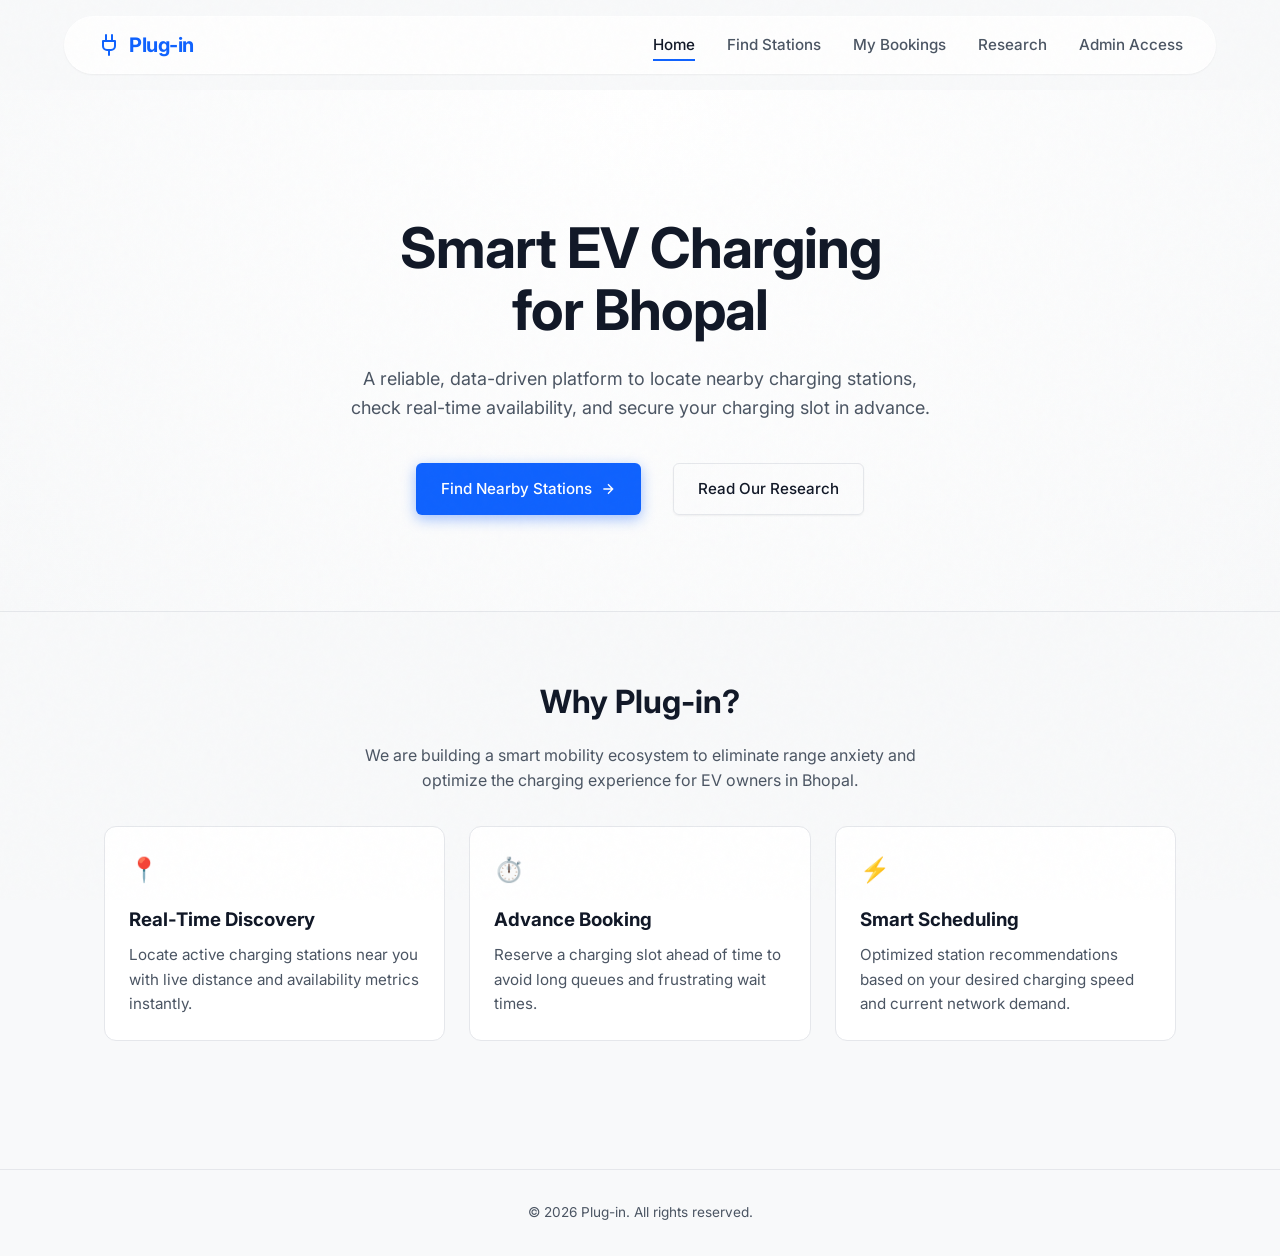
<file: index.html>
<!DOCTYPE html>
<html lang="en">
<head>
    <meta charset="UTF-8">
    <meta name="viewport" content="width=device-width, initial-scale=1.0">
    <title>Plug-in | EV Charging Station Locator</title>
    <meta name="description" content="Discover and book EV charging stations in Bhopal. Smart mobility prototype.">
    <link rel="icon" href="data:image/svg+xml,<svg xmlns=%22http://www.w3.org/2000/svg%22 viewBox=%220 0 24 24%22 fill=%22none%22 stroke=%22currentColor%22 stroke-width=%222%22 stroke-linecap=%22round%22 stroke-linejoin=%22round%22><path d=%22M12 22v-5%22/><path d=%22M9 8V2%22/><path d=%22M15 8V2%22/><path d=%22M18 8v5a4 4 0 0 1-4 4h-4a4 4 0 0 1-4-4V8Z%22/></svg>">
    <link rel="stylesheet" href="style.css">
</head>
<body>
    <!-- Premium Loader -->
    <div id="page-loader">
        <div class="spinner"></div>
        <p style="color: var(--primary-color); font-weight: 500; font-size: 0.9rem;">Initializing Environment...</p>
    </div>

    <nav>
        <a href="index.html" class="logo">
            <svg width="24" height="24" viewBox="0 0 24 24" fill="none" stroke="currentColor" stroke-width="2" stroke-linecap="round" stroke-linejoin="round">
                <path d="M12 22v-5"/><path d="M9 8V2"/><path d="M15 8V2"/><path d="M18 8v5a4 4 0 0 1-4 4h-4a4 4 0 0 1-4-4V8Z"/>
            </svg>
            Plug-in
        </a>
        <div class="nav-links">
            <a href="index.html" class="active">Home</a>
            <a href="stations.html">Find Stations</a>
            <a href="my-bookings.html">My Bookings</a>
            <a href="research.html">Research</a>
            <a href="#" onclick="promptAdmin(event)">Admin Access</a>
        </div>
    </nav>

    <header class="hero fade-up">
        <h1>Smart EV Charging<br>for Bhopal</h1>
        <p>A reliable, data-driven platform to locate nearby charging stations, check real-time availability, and secure your charging slot in advance.</p>
        <div style="display: flex; gap: 1rem; justify-content: center; align-items: center;">
            <a href="stations.html" class="btn">
                Find Nearby Stations
                <svg width="16" height="16" viewBox="0 0 24 24" fill="none" stroke="currentColor" stroke-width="2"><path d="M5 12h14M12 5l7 7-7 7"/></svg>
            </a>
            <a href="research.html" class="btn btn-secondary">Read Our Research</a>
        </div>
    </header>

    <main class="container">
        <section class="mb-2 text-center fade-up" style="transition-delay: 0.2s;">
            <h2 style="font-size: 2rem; margin-bottom: 1rem;">Why Plug-in?</h2>
            <p style="color: var(--text-secondary); max-width: 600px; margin: 0 auto;">
                We are building a smart mobility ecosystem to eliminate range anxiety and optimize the charging experience for EV owners in Bhopal.
            </p>
        </section>

        <div class="card-grid mt-2 fade-up" style="transition-delay: 0.4s;">
            <div class="station-card">
                <div style="font-size: 1.5rem; margin-bottom: 1rem;">📍</div>
                <h3>Real-Time Discovery</h3>
                <p style="color: var(--text-secondary); margin-top: 0.5rem; font-size: 0.95rem;">Locate active charging stations near you with live distance and availability metrics instantly.</p>
            </div>
            <div class="station-card">
                <div style="font-size: 1.5rem; margin-bottom: 1rem;">⏱️</div>
                <h3>Advance Booking</h3>
                <p style="color: var(--text-secondary); margin-top: 0.5rem; font-size: 0.95rem;">Reserve a charging slot ahead of time to avoid long queues and frustrating wait times.</p>
            </div>
            <div class="station-card">
                <div style="font-size: 1.5rem; margin-bottom: 1rem;">⚡</div>
                <h3>Smart Scheduling</h3>
                <p style="color: var(--text-secondary); margin-top: 0.5rem; font-size: 0.95rem;">Optimized station recommendations based on your desired charging speed and current network demand.</p>
            </div>
        </div>
    </main>

    <footer style="text-align: center; padding: 2rem; margin-top: 4rem; border-top: 1px solid var(--border-color); color: var(--text-secondary); font-size: 0.85rem;">
        <p>&copy; 2026 Plug-in. All rights reserved.</p>
    </footer>

    <script src="script.js"></script>
</body>
</html>
</file>
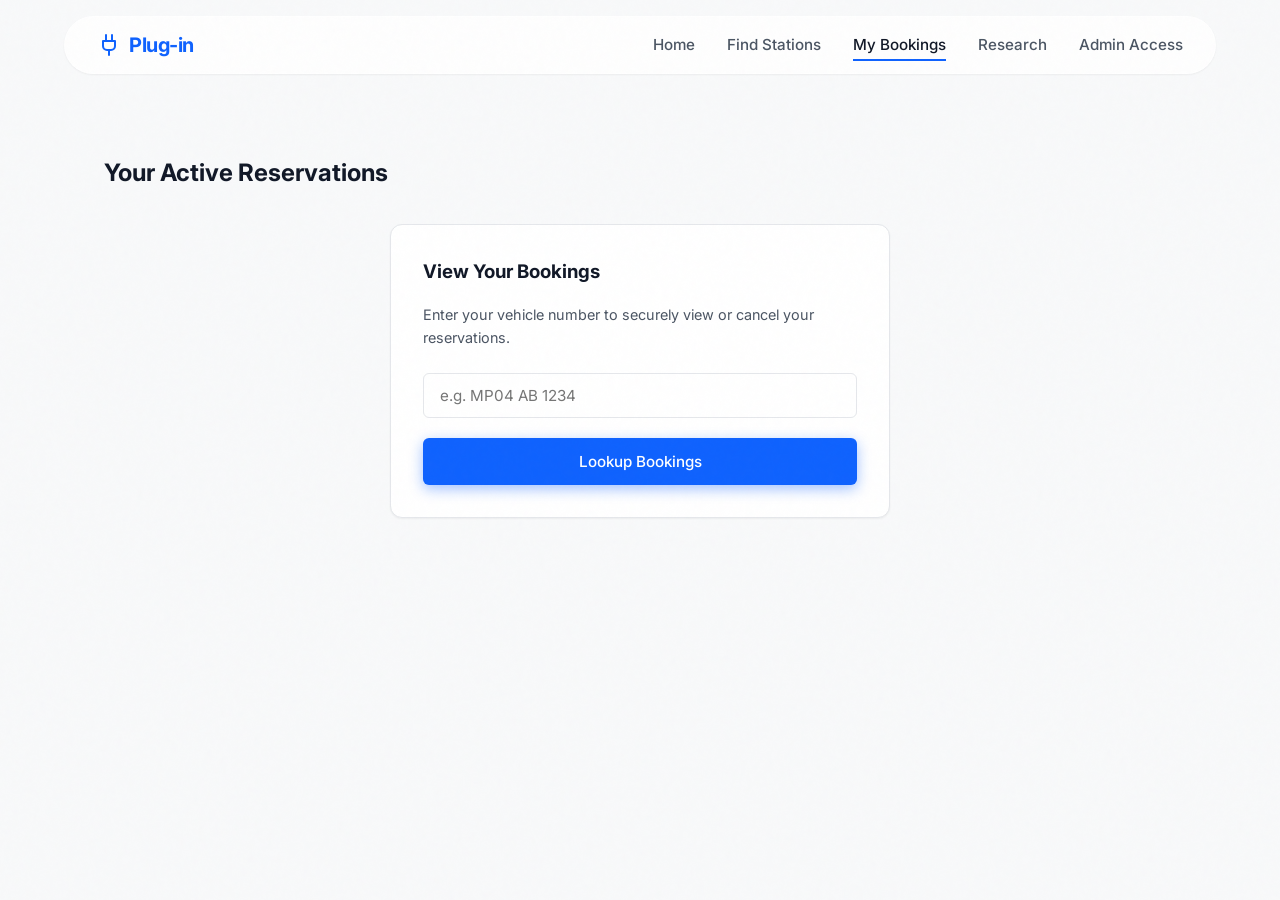
<file: my-bookings.html>
<!DOCTYPE html>
<html lang="en">
<head>
    <meta charset="UTF-8">
    <meta name="viewport" content="width=device-width, initial-scale=1.0">
    <title>My Bookings | Plug-in</title>
    <link rel="icon" href="data:image/svg+xml,<svg xmlns=%22http://www.w3.org/2000/svg%22 viewBox=%220 0 24 24%22 fill=%22none%22 stroke=%22currentColor%22 stroke-width=%222%22 stroke-linecap=%22round%22 stroke-linejoin=%22round%22><path d=%22M12 22v-5%22/><path d=%22M9 8V2%22/><path d=%22M15 8V2%22/><path d=%22M18 8v5a4 4 0 0 1-4 4h-4a4 4 0 0 1-4-4V8Z%22/></svg>">
    <link rel="stylesheet" href="style.css">
</head>
<body>
    <div id="page-loader">
        <div class="spinner"></div>
    </div>

    <nav>
        <a href="index.html" class="logo">
            <svg width="24" height="24" viewBox="0 0 24 24" fill="none" stroke="currentColor" stroke-width="2" stroke-linecap="round" stroke-linejoin="round">
                <path d="M12 22v-5"/><path d="M9 8V2"/><path d="M15 8V2"/><path d="M18 8v5a4 4 0 0 1-4 4h-4a4 4 0 0 1-4-4V8Z"/>
            </svg>
            Plug-in
        </a>
        <div class="nav-links">
            <a href="index.html">Home</a>
            <a href="stations.html">Find Stations</a>
            <a href="my-bookings.html" class="active">My Bookings</a>
            <a href="research.html">Research</a>
            <a href="#" onclick="promptAdmin(event)">Admin Access</a>
        </div>
    </nav>

    <main class="container fade-up">
        <div class="controls-bar">
            <h2>Your Active Reservations</h2>
        </div>
        
        <!-- Booking View Simulation (Ask for username) -->
        <div id="login-section" class="card-grid" style="max-width: 500px; margin: 0 auto;">
            <div class="admin-card">
                <h3 style="margin-bottom: 1rem;">View Your Bookings</h3>
                <p style="color: var(--text-secondary); margin-bottom: 1.5rem; font-size: 0.9rem;">Enter your vehicle number to securely view or cancel your reservations.</p>
                <div class="form-group">
                    <input type="text" id="lookup-name" class="form-control" placeholder="e.g. MP04 AB 1234">
                </div>
                <button class="btn" style="width: 100%;" onclick="loadUserBookings()">Lookup Bookings</button>
            </div>
        </div>

        <div id="bookings-section" style="display: none;">
            <button class="btn-outline mb-2" onclick="showLogin()" style="display: inline-block;">&larr; Back</button>
            
            <div class="table-container">
                <table id="bookings-table">
                    <thead>
                        <tr>
                            <th>Booking ID</th>
                            <th>Station</th>
                            <th>Time Slot</th>
                            <th>Duration</th>
                            <th>Vehicle</th>
                            <th>Status</th>
                            <th>Actions</th>
                        </tr>
                    </thead>
                    <tbody id="bookings-body">
                        <!-- Populated by JS -->
                    </tbody>
                </table>
            </div>
        </div>
    </main>

    <script src="script.js"></script>
    <script>
        async function loadUserBookings() {
            const vehicleNo = document.getElementById('lookup-name').value.trim();
            
            try {
                // If empty, fetch all bookings
                const url = vehicleNo ? `${API_BASE_URL}/bookings/vehicle/${encodeURIComponent(vehicleNo)}` : `${API_BASE_URL}/bookings`;
                const response = await fetch(url);
                const result = await response.json();

                if (result.status === 'success') {
                    document.getElementById('login-section').style.display = 'none';
                    document.getElementById('bookings-section').style.display = 'block';
                    renderBookings(result.data);
                }
            } catch (error) {
                console.error(error);
                alert("Error fetching bookings");
            }
        }

        function showLogin() {
            document.getElementById('login-section').style.display = 'block';
            document.getElementById('bookings-section').style.display = 'none';
        }

        function renderBookings(bookings) {
            const tbody = document.getElementById('bookings-body');
            tbody.innerHTML = '';

            if (bookings.length === 0) {
                tbody.innerHTML = '<tr><td colspan="6" class="text-center" style="padding: 2rem;">No active bookings found.</td></tr>';
                return;
            }

            bookings.forEach(b => {
                const statusHtml = '<span class="tag tag-success">Confirmed</span>';
                    
                const tr = document.createElement('tr');
                tr.innerHTML = `
                    <td style="font-family: monospace; color: var(--primary-color);">${b._id.substring(0,8).toUpperCase()}</td>
                    <td style="font-weight: 500;">${b.station_name}</td>
                    <td>${b.time_slot}</td>
                    <td>${b.duration ? b.duration + ' Mins' : 'N/A'}</td>
                    <td>${b.vehicle_no || 'N/A'}</td>
                    <td>${statusHtml}</td>
                    <td style="display: flex; gap: 0.5rem;">
                        <a href="#" onclick="openNavigation(event, null, null, '${b.station_name}')" class="btn-outline" style="padding: 0.25rem 0.75rem; text-decoration: none; display: inline-block;">Navigate</a>
                        <button class="btn-outline" style="color: var(--error-color); border-color: var(--error-color); padding: 0.25rem 0.75rem;" onclick="cancelBooking('${b._id}')">Cancel</button>
                    </td>
                `;
                tbody.appendChild(tr);
            });
        }

        async function cancelBooking(id) {
            if(!confirm("Are you sure you want to cancel this reservation?")) return;

            try {
                const response = await fetch(`${API_BASE_URL}/bookings/${id}`, { method: 'DELETE' });
                const result = await response.json();
                if(result.status === 'success') {
                    alert("Reservation cancelled successfully. Slot has been freed.");
                    // Reload current view
                    loadUserBookings();
                } else {
                    alert("Failed to cancel reservation: " + result.message);
                }
            } catch(error) {
                console.error(error);
                alert("Error cancelling booking");
            }
        }
    </script>
</body>
</html>
</file>
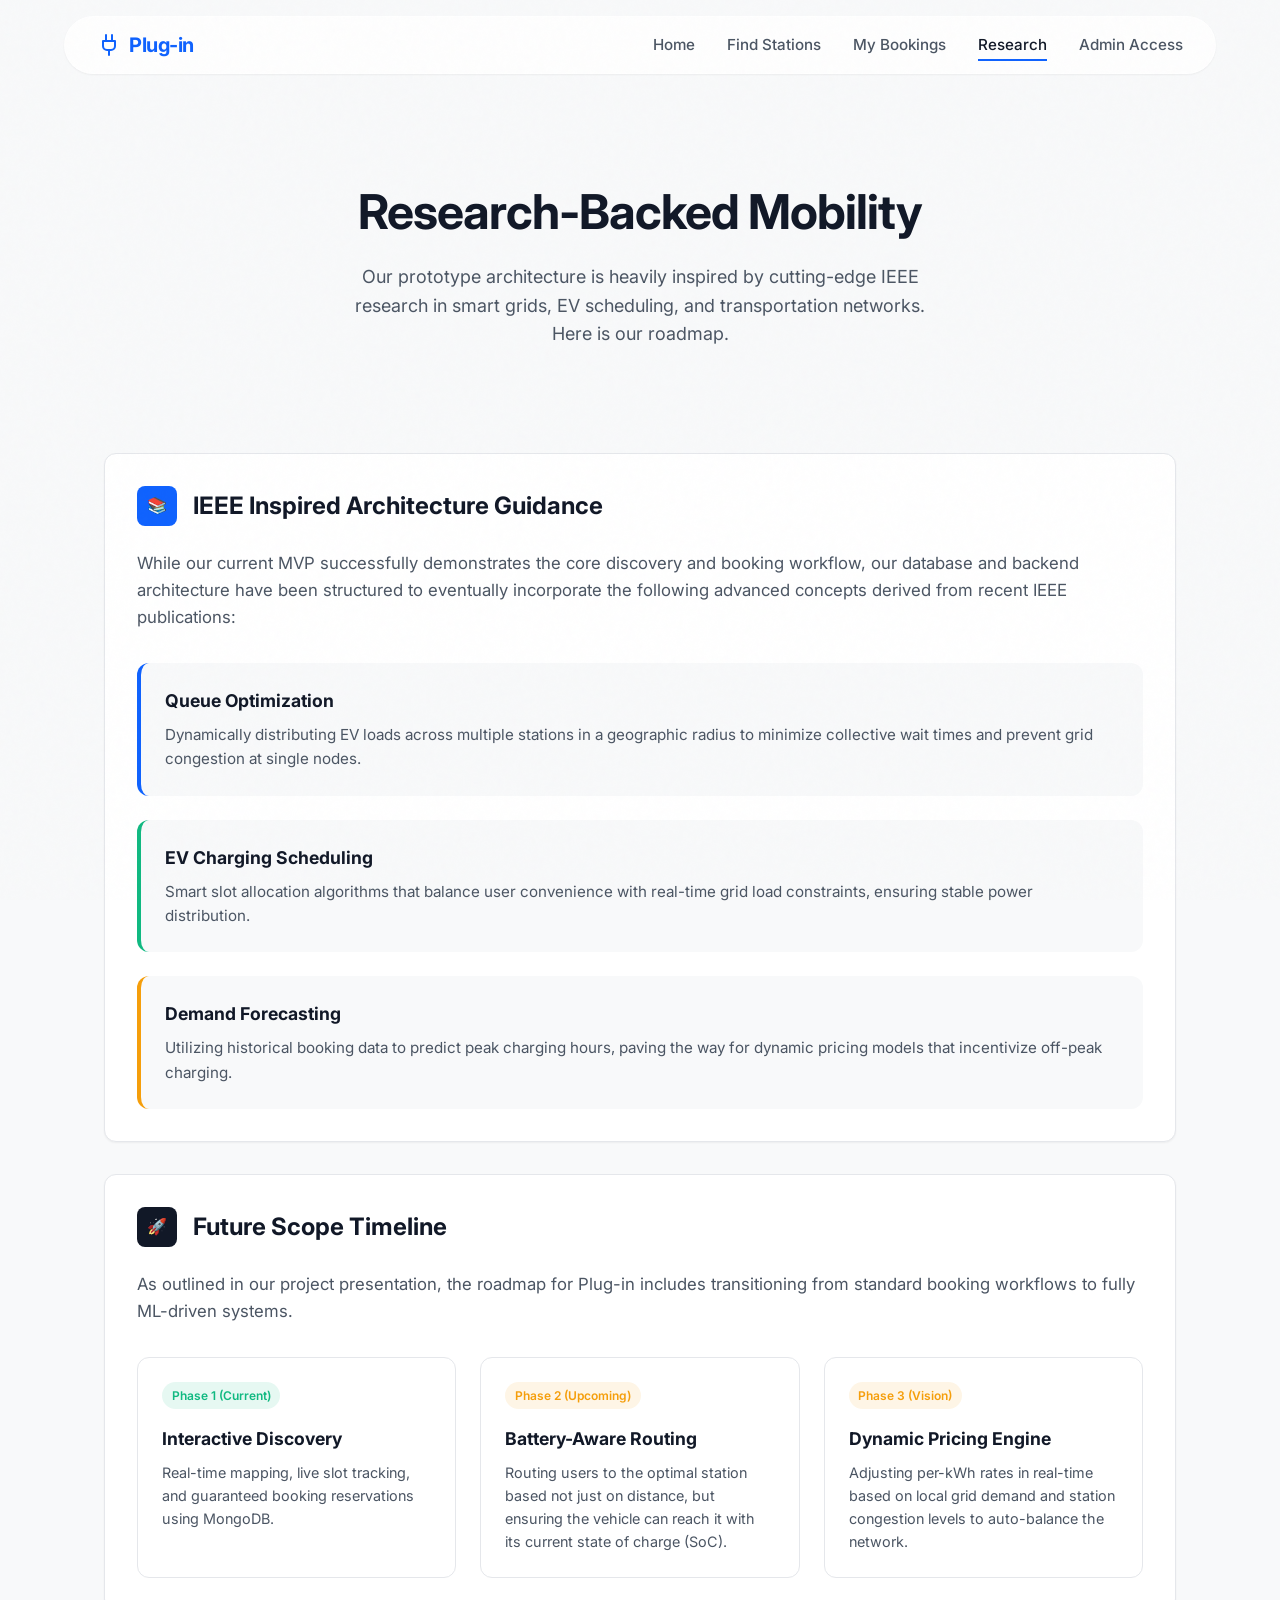
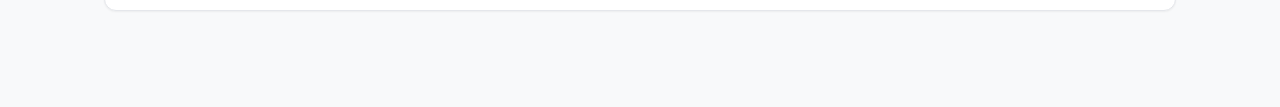
<file: research.html>
<!DOCTYPE html>
<html lang="en">
<head>
    <meta charset="UTF-8">
    <meta name="viewport" content="width=device-width, initial-scale=1.0">
    <title>Research & Vision | Plug-in</title>
    <link rel="icon" href="data:image/svg+xml,<svg xmlns=%22http://www.w3.org/2000/svg%22 viewBox=%220 0 24 24%22 fill=%22none%22 stroke=%22currentColor%22 stroke-width=%222%22 stroke-linecap=%22round%22 stroke-linejoin=%22round%22><path d=%22M12 22v-5%22/><path d=%22M9 8V2%22/><path d=%22M15 8V2%22/><path d=%22M18 8v5a4 4 0 0 1-4 4h-4a4 4 0 0 1-4-4V8Z%22/></svg>">
    <link rel="stylesheet" href="style.css">
</head>
<body>
    <div id="page-loader">
        <div class="spinner"></div>
    </div>

    <nav>
        <a href="index.html" class="logo">
            <svg width="24" height="24" viewBox="0 0 24 24" fill="none" stroke="currentColor" stroke-width="2" stroke-linecap="round" stroke-linejoin="round">
                <path d="M12 22v-5"/><path d="M9 8V2"/><path d="M15 8V2"/><path d="M18 8v5a4 4 0 0 1-4 4h-4a4 4 0 0 1-4-4V8Z"/>
            </svg>
            Plug-in
        </a>
        <div class="nav-links">
            <a href="index.html">Home</a>
            <a href="stations.html">Find Stations</a>
            <a href="my-bookings.html">My Bookings</a>
            <a href="research.html" class="active">Research</a>
            <a href="#" onclick="promptAdmin(event)">Admin Access</a>
        </div>
    </nav>

    <header class="hero fade-up" style="padding: 6rem 5% 4rem; background: transparent; border: none;">
        <h1 style="font-size: 3rem;">Research-Backed Mobility</h1>
        <p>Our prototype architecture is heavily inspired by cutting-edge IEEE research in smart grids, EV scheduling, and transportation networks. Here is our roadmap.</p>
    </header>

    <main class="container fade-up" style="padding-top: 0;">
        <div class="research-card">
            <div style="display: flex; align-items: center; gap: 1rem; margin-bottom: 1.5rem;">
                <div style="width: 40px; height: 40px; background: var(--primary-color); border-radius: 8px; display: flex; align-items: center; justify-content: center; color: white;">📚</div>
                <h2 style="margin: 0;">IEEE Inspired Architecture Guidance</h2>
            </div>
            
            <p style="margin-bottom: 2rem; color: var(--text-secondary); font-size: 1.05rem;">
                While our current MVP successfully demonstrates the core discovery and booking workflow, our database and backend architecture have been structured to eventually incorporate the following advanced concepts derived from recent IEEE publications:
            </p>

            <div style="display: grid; gap: 1.5rem;">
                <div style="padding: 1.5rem; background: var(--background-color); border-radius: var(--radius-md); border-left: 4px solid var(--primary-color);">
                    <h3 style="font-size: 1.1rem; margin-bottom: 0.5rem;">Queue Optimization</h3>
                    <p style="color: var(--text-secondary); font-size: 0.95rem;">Dynamically distributing EV loads across multiple stations in a geographic radius to minimize collective wait times and prevent grid congestion at single nodes.</p>
                </div>
                <div style="padding: 1.5rem; background: var(--background-color); border-radius: var(--radius-md); border-left: 4px solid var(--success-color);">
                    <h3 style="font-size: 1.1rem; margin-bottom: 0.5rem;">EV Charging Scheduling</h3>
                    <p style="color: var(--text-secondary); font-size: 0.95rem;">Smart slot allocation algorithms that balance user convenience with real-time grid load constraints, ensuring stable power distribution.</p>
                </div>
                <div style="padding: 1.5rem; background: var(--background-color); border-radius: var(--radius-md); border-left: 4px solid var(--warning-color);">
                    <h3 style="font-size: 1.1rem; margin-bottom: 0.5rem;">Demand Forecasting</h3>
                    <p style="color: var(--text-secondary); font-size: 0.95rem;">Utilizing historical booking data to predict peak charging hours, paving the way for dynamic pricing models that incentivize off-peak charging.</p>
                </div>
            </div>
        </div>

        <div class="research-card mt-2">
            <div style="display: flex; align-items: center; gap: 1rem; margin-bottom: 1.5rem;">
                <div style="width: 40px; height: 40px; background: var(--text-primary); border-radius: 8px; display: flex; align-items: center; justify-content: center; color: white;">🚀</div>
                <h2 style="margin: 0;">Future Scope Timeline</h2>
            </div>

            <p style="margin-bottom: 2rem; color: var(--text-secondary); font-size: 1.05rem;">
                As outlined in our project presentation, the roadmap for Plug-in includes transitioning from standard booking workflows to fully ML-driven systems.
            </p>

            <div class="card-grid">
                <div style="padding: 1.5rem; border: 1px solid var(--border-color); border-radius: var(--radius-md); transition: transform 0.2s;">
                    <span class="tag tag-success" style="margin-bottom: 1rem;">Phase 1 (Current)</span>
                    <h4 style="margin-bottom: 0.5rem; font-size: 1.1rem;">Interactive Discovery</h4>
                    <p style="font-size: 0.9rem; color: var(--text-secondary);">Real-time mapping, live slot tracking, and guaranteed booking reservations using MongoDB.</p>
                </div>
                
                <div style="padding: 1.5rem; border: 1px solid var(--border-color); border-radius: var(--radius-md); transition: transform 0.2s;">
                    <span class="tag tag-warning" style="margin-bottom: 1rem;">Phase 2 (Upcoming)</span>
                    <h4 style="margin-bottom: 0.5rem; font-size: 1.1rem;">Battery-Aware Routing</h4>
                    <p style="font-size: 0.9rem; color: var(--text-secondary);">Routing users to the optimal station based not just on distance, but ensuring the vehicle can reach it with its current state of charge (SoC).</p>
                </div>

                <div style="padding: 1.5rem; border: 1px solid var(--border-color); border-radius: var(--radius-md); transition: transform 0.2s;">
                    <span class="tag tag-warning" style="margin-bottom: 1rem;">Phase 3 (Vision)</span>
                    <h4 style="margin-bottom: 0.5rem; font-size: 1.1rem;">Dynamic Pricing Engine</h4>
                    <p style="font-size: 0.9rem; color: var(--text-secondary);">Adjusting per-kWh rates in real-time based on local grid demand and station congestion levels to auto-balance the network.</p>
                </div>
            </div>
        </div>
    </main>

    <script src="script.js"></script>
</body>
</html>
</file>
<file: style.css>
@import url('https://fonts.googleapis.com/css2?family=Inter:wght@300;400;500;600;700&display=swap');

:root {
    --primary-color: #0F62FE; /* IBM Blue / Trustworthy Blue */
    --primary-hover: #0353E9;
    --secondary-color: #001D6C;
    --background-color: #F8F9FA;
    --surface-color: #FFFFFF;
    --text-primary: #111827;
    --text-secondary: #4B5563;
    --border-color: #E5E7EB;
    --success-color: #10B981;
    --warning-color: #F59E0B;
    --error-color: #EF4444;
    --radius-sm: 6px;
    --radius-md: 12px;
    --radius-lg: 20px;
    --shadow-sm: 0 1px 2px rgba(0,0,0,0.05);
    --shadow-md: 0 4px 6px -1px rgba(0,0,0,0.1), 0 2px 4px -1px rgba(0,0,0,0.06);
    --shadow-lg: 0 10px 15px -3px rgba(0,0,0,0.1), 0 4px 6px -2px rgba(0,0,0,0.05);
}

* {
    margin: 0;
    padding: 0;
    box-sizing: border-box;
    font-family: 'Inter', sans-serif;
}

body {
    background-color: var(--background-color);
    color: var(--text-primary);
    line-height: 1.6;
    -webkit-font-smoothing: antialiased;
    position: relative;
}

/* Subtle grain texture overlay */
body::before {
    content: "";
    position: fixed;
    top: 0; left: 0; width: 100vw; height: 100vh;
    background-image: url("data:image/svg+xml,%3Csvg viewBox='0 0 200 200' xmlns='http://www.w3.org/2000/svg'%3E%3Cfilter id='noiseFilter'%3E%3CfeTurbulence type='fractalNoise' baseFrequency='0.65' numOctaves='3' stitchTiles='stitch'/%3E%3C/filter%3E%3Crect width='100%25' height='100%25' filter='url(%23noiseFilter)'/%3E%3C/svg%3E");
    opacity: 0.02;
    pointer-events: none;
    z-index: 9999;
}

/* Premium Loading Screen */
#page-loader {
    position: fixed;
    top: 0; left: 0; width: 100%; height: 100%;
    background-color: var(--surface-color);
    z-index: 10000;
    display: flex;
    flex-direction: column;
    justify-content: center;
    align-items: center;
    transition: opacity 0.8s ease, visibility 0.8s ease;
}

#page-loader.hidden {
    opacity: 0;
    visibility: hidden;
}

.spinner {
    width: 40px;
    height: 40px;
    border: 3px solid rgba(15, 98, 254, 0.2);
    border-radius: 50%;
    border-top-color: var(--primary-color);
    animation: spin 1s ease-in-out infinite;
    margin-bottom: 1rem;
}

@keyframes spin {
    to { transform: rotate(360deg); }
}

/* Scroll Animations */
.fade-up {
    opacity: 0;
    transform: translateY(20px);
    transition: opacity 0.8s cubic-bezier(0.16, 1, 0.3, 1), transform 0.8s cubic-bezier(0.16, 1, 0.3, 1);
}

.fade-up.visible {
    opacity: 1;
    transform: translateY(0);
}

/* Floating Navbar */
nav {
    background-color: rgba(255, 255, 255, 0.8);
    backdrop-filter: blur(12px);
    -webkit-backdrop-filter: blur(12px);
    border: 1px solid rgba(255, 255, 255, 0.5);
    box-shadow: var(--shadow-sm);
    padding: 0.75rem 2rem;
    display: flex;
    justify-content: space-between;
    align-items: center;
    position: sticky;
    top: 1rem;
    z-index: 100;
    width: 90%;
    max-width: 1200px;
    margin: 1rem auto;
    border-radius: 100px; /* Floating pill shape */
    transition: all 0.3s ease;
}

nav:hover {
    box-shadow: var(--shadow-md);
}

.logo {
    font-size: 1.25rem;
    font-weight: 700;
    color: var(--primary-color);
    text-decoration: none;
    display: flex;
    align-items: center;
    gap: 0.5rem;
    letter-spacing: -0.5px;
}

.nav-links {
    display: flex;
    gap: 2rem;
}

.nav-links a {
    text-decoration: none;
    color: var(--text-secondary);
    font-weight: 500;
    font-size: 0.95rem;
    transition: color 0.2s ease;
    position: relative;
}

.nav-links a::after {
    content: '';
    position: absolute;
    bottom: -4px;
    left: 0;
    width: 0;
    height: 2px;
    background-color: var(--primary-color);
    transition: width 0.3s ease;
}

.nav-links a:hover::after, .nav-links a.active::after {
    width: 100%;
}

.nav-links a:hover, .nav-links a.active {
    color: var(--text-primary);
}

/* Hero Section */
.hero {
    padding: 8rem 5% 6rem;
    text-align: center;
    background: radial-gradient(circle at top center, #FFFFFF 0%, var(--background-color) 100%);
    border-bottom: 1px solid var(--border-color);
}

.hero h1 {
    font-size: 3.5rem;
    font-weight: 700;
    margin-bottom: 1.5rem;
    color: var(--text-primary);
    letter-spacing: -1px;
    line-height: 1.1;
}

.hero p {
    font-size: 1.125rem;
    color: var(--text-secondary);
    max-width: 600px;
    margin: 0 auto 2.5rem;
}

.btn {
    display: inline-flex;
    align-items: center;
    justify-content: center;
    gap: 0.5rem;
    padding: 0.8rem 1.5rem;
    background-color: var(--primary-color);
    color: white;
    text-decoration: none;
    border-radius: var(--radius-sm);
    font-weight: 500;
    font-size: 0.95rem;
    border: 1px solid transparent;
    cursor: pointer;
    transition: all 0.3s cubic-bezier(0.4, 0, 0.2, 1);
    box-shadow: 0 4px 14px 0 rgba(15, 98, 254, 0.39);
}

.btn:hover {
    background-color: var(--primary-hover);
    transform: translateY(-2px);
    box-shadow: 0 6px 20px rgba(15, 98, 254, 0.23);
}

.btn:active {
    transform: translateY(0);
}

.btn-secondary {
    background-color: transparent;
    color: var(--text-primary);
    border: 1px solid var(--border-color);
    margin-left: 1rem;
    box-shadow: var(--shadow-sm);
}

.btn-secondary:hover {
    background-color: var(--surface-color);
    border-color: #D1D5DB;
    box-shadow: var(--shadow-md);
    transform: translateY(-2px);
}

/* Container */
.container {
    max-width: 1200px;
    margin: 0 auto;
    padding: 4rem 5%;
}

/* Filters & Actions */
.controls-bar {
    display: flex;
    justify-content: space-between;
    align-items: center;
    margin-bottom: 2rem;
    flex-wrap: wrap;
    gap: 1rem;
}

.filters {
    display: flex;
    gap: 0.75rem;
}

.filter-pill {
    padding: 0.5rem 1rem;
    background: var(--surface-color);
    border: 1px solid var(--border-color);
    border-radius: 100px;
    font-size: 0.875rem;
    font-weight: 500;
    color: var(--text-secondary);
    cursor: pointer;
    transition: all 0.2s ease;
}

.filter-pill:hover, .filter-pill.active {
    background: var(--primary-color);
    color: white;
    border-color: var(--primary-color);
}

/* Stations Layout */
.stations-layout {
    display: grid;
    grid-template-columns: 1fr 1fr;
    gap: 2rem;
}

.map-wrapper {
    position: relative;
    height: 600px;
    border-radius: var(--radius-md);
    overflow: hidden;
    box-shadow: var(--shadow-md);
    border: 1px solid var(--border-color);
    background: var(--surface-color);
}

#map {
    width: 100%;
    height: 100%;
    z-index: 1; /* Leaflet needs z-index check */
}

.location-btn {
    position: absolute;
    top: 20px;
    right: 20px;
    z-index: 400; /* Above Leaflet map */
    background: white;
    border: none;
    border-radius: 50%;
    width: 40px; height: 40px;
    box-shadow: var(--shadow-md);
    cursor: pointer;
    display: flex;
    align-items: center;
    justify-content: center;
    transition: transform 0.2s;
}
.location-btn:hover { transform: scale(1.05); }

.stations-list {
    display: flex;
    flex-direction: column;
    gap: 1rem;
    max-height: 600px;
    overflow-y: auto;
    padding-right: 0.5rem;
}

.stations-list::-webkit-scrollbar {
    width: 6px;
}
.stations-list::-webkit-scrollbar-thumb {
    background: #CBD5E1;
    border-radius: 10px;
}

/* Station Card */
.station-card {
    flex-shrink: 0;
    background-color: var(--surface-color);
    padding: 1.5rem;
    border-radius: var(--radius-md);
    border: 1px solid var(--border-color);
    transition: all 0.3s cubic-bezier(0.4, 0, 0.2, 1);
    position: relative;
    overflow: hidden;
}

.station-card:hover {
    transform: translateY(-4px);
    box-shadow: var(--shadow-lg);
    border-color: #D1D5DB;
}

.station-header {
    display: flex;
    justify-content: space-between;
    align-items: flex-start;
    margin-bottom: 1.25rem;
}

.station-name {
    font-size: 1.125rem;
    font-weight: 600;
    color: var(--text-primary);
}

.station-distance {
    font-size: 0.8rem;
    color: var(--text-secondary);
    background-color: var(--background-color);
    padding: 0.25rem 0.5rem;
    border-radius: var(--radius-sm);
    font-weight: 500;
}

.station-details {
    display: grid;
    grid-template-columns: 1fr 1fr;
    gap: 0.75rem;
    margin-bottom: 1.5rem;
    font-size: 0.875rem;
    color: var(--text-secondary);
}

.detail-item {
    display: flex;
    align-items: center;
    gap: 0.5rem;
}

.tag {
    display: inline-block;
    padding: 0.25rem 0.6rem;
    border-radius: 100px;
    font-size: 0.75rem;
    font-weight: 600;
}

.tag-success { background-color: rgba(16, 185, 129, 0.1); color: var(--success-color); }
.tag-warning { background-color: rgba(245, 158, 11, 0.1); color: var(--warning-color); }
.tag-error { background-color: rgba(239, 68, 68, 0.1); color: var(--error-color); }

.card-actions {
    display: flex;
    gap: 0.5rem;
}

.btn-outline {
    background: transparent;
    border: 1px solid var(--border-color);
    color: var(--text-primary);
    padding: 0.5rem 1rem;
    border-radius: var(--radius-sm);
    cursor: pointer;
    font-weight: 500;
    font-size: 0.9rem;
    transition: all 0.2s;
    flex: 1;
    text-align: center;
    text-decoration: none;
}
.btn-outline:hover { background: var(--background-color); }

/* Forms */
.form-group {
    margin-bottom: 1.25rem;
}

.form-label {
    display: block;
    margin-bottom: 0.5rem;
    font-weight: 500;
    font-size: 0.9rem;
    color: var(--text-primary);
}

.form-control {
    width: 100%;
    padding: 0.75rem 1rem;
    border: 1px solid var(--border-color);
    border-radius: var(--radius-sm);
    font-size: 0.95rem;
    transition: all 0.2s ease;
    background: var(--surface-color);
}

.form-control:focus {
    outline: none;
    border-color: var(--primary-color);
    box-shadow: 0 0 0 3px rgba(15, 98, 254, 0.1);
}

/* Modals */
.modal-overlay {
    position: fixed;
    top: 0; left: 0; right: 0; bottom: 0;
    background-color: rgba(17, 24, 39, 0.4);
    backdrop-filter: blur(4px);
    display: flex;
    justify-content: center;
    align-items: center;
    z-index: 1000;
    opacity: 0;
    pointer-events: none;
    transition: opacity 0.3s ease;
}

.modal-overlay.active {
    opacity: 1;
    pointer-events: auto;
}

.modal {
    background-color: var(--surface-color);
    padding: 2rem;
    border-radius: var(--radius-md);
    width: 100%;
    max-width: 480px;
    max-height: 90vh;
    overflow-y: auto;
    box-shadow: var(--shadow-lg);
    transform: scale(0.95) translateY(10px);
    transition: transform 0.3s cubic-bezier(0.16, 1, 0.3, 1);
}

.modal-overlay.active .modal {
    transform: scale(1) translateY(0);
}

.modal-header {
    display: flex;
    justify-content: space-between;
    align-items: center;
    margin-bottom: 1.5rem;
}

.modal-title {
    font-size: 1.25rem;
    font-weight: 600;
}

.close-btn {
    background: none;
    border: none;
    font-size: 1.5rem;
    cursor: pointer;
    color: var(--text-secondary);
    transition: color 0.2s;
}
.close-btn:hover { color: var(--text-primary); }

/* Research & Admin Cards */
.card-grid {
    display: grid;
    grid-template-columns: repeat(auto-fit, minmax(300px, 1fr));
    gap: 1.5rem;
}

.research-card, .admin-card {
    background-color: var(--surface-color);
    padding: 2rem;
    border-radius: var(--radius-md);
    border: 1px solid var(--border-color);
    margin-bottom: 2rem;
    box-shadow: var(--shadow-sm);
    transition: transform 0.3s;
}

.research-card:hover { transform: translateY(-2px); box-shadow: var(--shadow-md); }

.research-card h2 { margin-bottom: 1rem; font-size: 1.5rem; }
.research-list li { margin-bottom: 0.75rem; color: var(--text-secondary); }
.research-list strong { color: var(--text-primary); font-weight: 600; }

/* Tables */
.table-container {
    overflow-x: auto;
    background: var(--surface-color);
    border-radius: var(--radius-md);
    border: 1px solid var(--border-color);
    box-shadow: var(--shadow-sm);
}

table {
    width: 100%;
    border-collapse: collapse;
}

th, td {
    padding: 1rem;
    text-align: left;
    border-bottom: 1px solid var(--border-color);
    font-size: 0.9rem;
}

th {
    background-color: var(--background-color);
    font-weight: 600;
    color: var(--text-secondary);
}

tr:last-child td { border-bottom: none; }
tr:hover td { background-color: rgba(248, 249, 250, 0.5); }

/* Dummy Live Activity */
.live-activity {
    display: flex;
    align-items: center;
    gap: 0.5rem;
    font-size: 0.8rem;
    color: var(--text-secondary);
    margin-top: 0.5rem;
}

.pulse-dot {
    width: 8px; height: 8px;
    background-color: var(--success-color);
    border-radius: 50%;
    animation: pulse 2s infinite;
}

@keyframes pulse {
    0% { box-shadow: 0 0 0 0 rgba(16, 185, 129, 0.4); }
    70% { box-shadow: 0 0 0 6px rgba(16, 185, 129, 0); }
    100% { box-shadow: 0 0 0 0 rgba(16, 185, 129, 0); }
}

/* Utility */
.text-center { text-align: center; }
.mt-2 { margin-top: 2rem; }
.mb-2 { margin-bottom: 2rem; }

@media (max-width: 768px) {
    .stations-layout { grid-template-columns: 1fr; }
    .map-wrapper { height: 300px; order: -1; }
    nav { width: 95%; padding: 0.75rem 1rem; flex-direction: column; gap: 1rem; border-radius: var(--radius-lg); }
    .nav-links { gap: 1rem; flex-wrap: wrap; justify-content: center; }
    .hero h1 { font-size: 2.5rem; }
}
</file>
